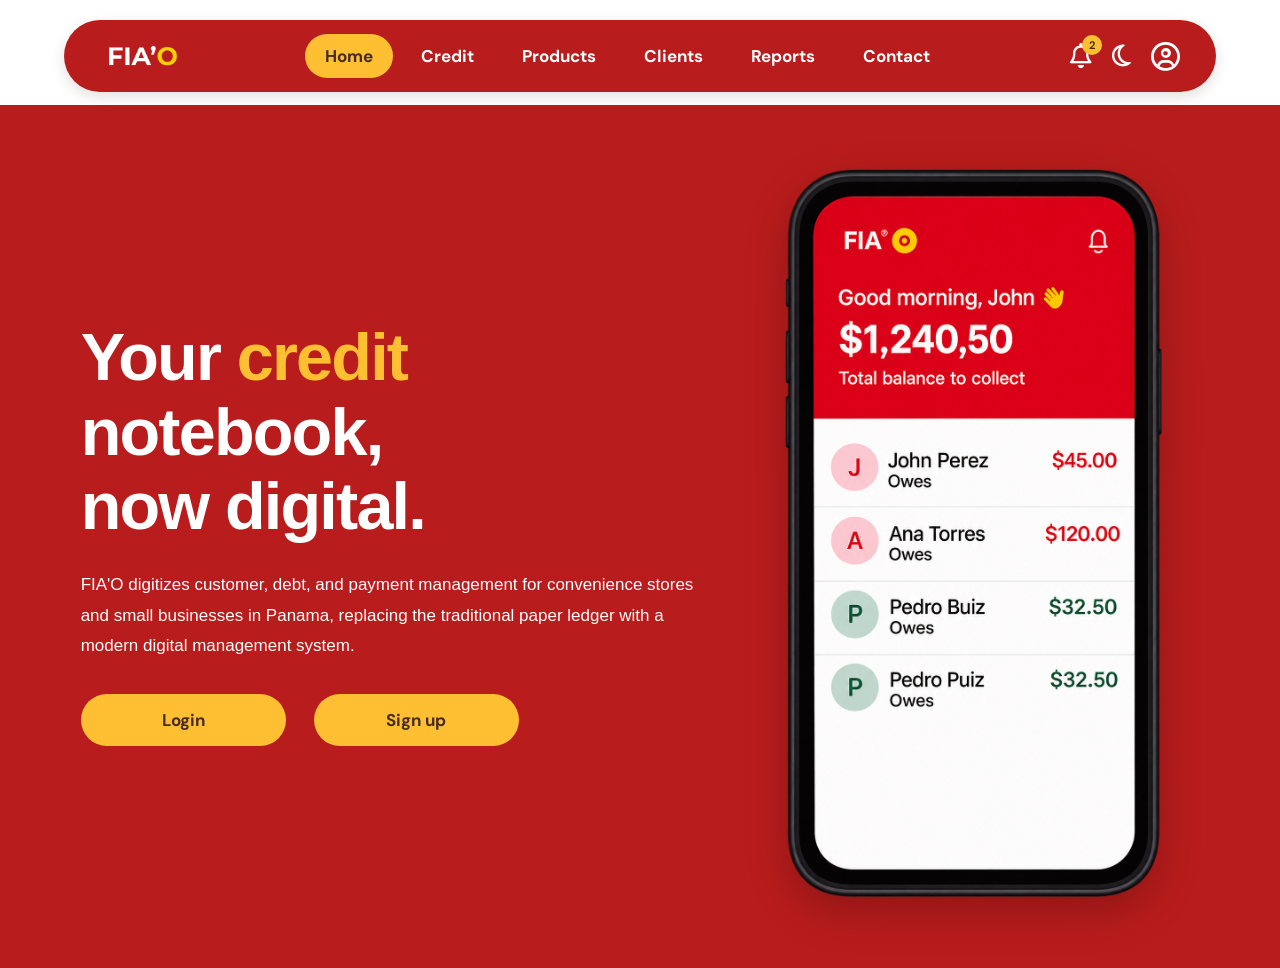
<file: index.html>
<!DOCTYPE html>
<html lang="en">
<head>
  <meta charset="UTF-8">
  <meta name="viewport" content="width=device-width, initial-scale=1.0">
  <title>FIA'O - Home</title>
  <!-- FontAwesome Icons -->
  <link rel="stylesheet" href="https://cdnjs.cloudflare.com/ajax/libs/font-awesome/6.4.0/css/all.min.css">
  <!-- CSS Stylesheet Global -->
  <link rel="stylesheet" href="asset/css/Style.css">
</head>
<body>
 
  <!-- Top Navigation Bar -->
  <header>
    <nav class="navbar">
      <!-- Left: Logo Image -->
      <div class="navbar-brand">
        <a href="index.html">
          <img src="asset/img/logof.png" alt="FIA'O Logo" class="navbar-logo">
        </a>
      </div>
 
      <!-- Center: Navigation Links -->
      <ul class="navbar-menu">
        <li><a href="index.html" class="nav-link active">Home</a></li>
        <li><a href="credit.html" class="nav-link">Credit</a></li>
        <li><a href="products.html" class="nav-link">Products</a></li>
        <li><a href="clients.html" class="nav-link">Clients</a></li>
        <li><a href="reports.html" class="nav-link">Reports</a></li>
        <li><a href="contact.html" class="nav-link">Contact</a></li>
      </ul>
 
      <!-- Right: Action Icons (Notifications, Dark/Light Mode, Profile) -->
      <div class="navbar-actions">
        <button class="icon-btn" id="notifications-btn" title="Notifications">
          <i class="fa-regular fa-bell"></i>
          <span class="notification-badge">2</span>
        </button>
        <button class="icon-btn" id="theme-toggle" title="Toggle Dark/Light Mode">
          <i class="fa-regular fa-moon"></i>
        </button>
        <a href="User.html" class="user-avatar-btn" title="User Profile">
          <i class="fa-regular fa-circle-user"></i>
        </a>
      </div>
    </nav>
  </header>
 
  <!-- Hero Section -->
  <main class="hero-container">
    <div class="hero-content">
      <h1 class="hero-title">
        Your <span class="highlight-yellow">credit</span><br>
        notebook,<br>
        now digital.
      </h1>
      <p class="hero-description">
        FIA'O digitizes customer, debt, and payment management for convenience stores and small businesses in Panama, replacing the traditional paper ledger with a modern digital management system.
      </p>
      <div class="hero-buttons">
        <a href="login.html" class="btn btn-yellow">Login</a>
        <a href="signup.html" class="btn btn-yellow">Sign up</a>
      </div>
    </div>
 
    <div class="hero-image-wrapper">
      <img src="asset/img/movil.png" alt="FIA'O App Screen" class="phone-mockup-img">
    </div>
  </main>
 
  <!-- Script File Global -->
  <script src="asset/js/index.js"></script>
</body>
</html>
</file>
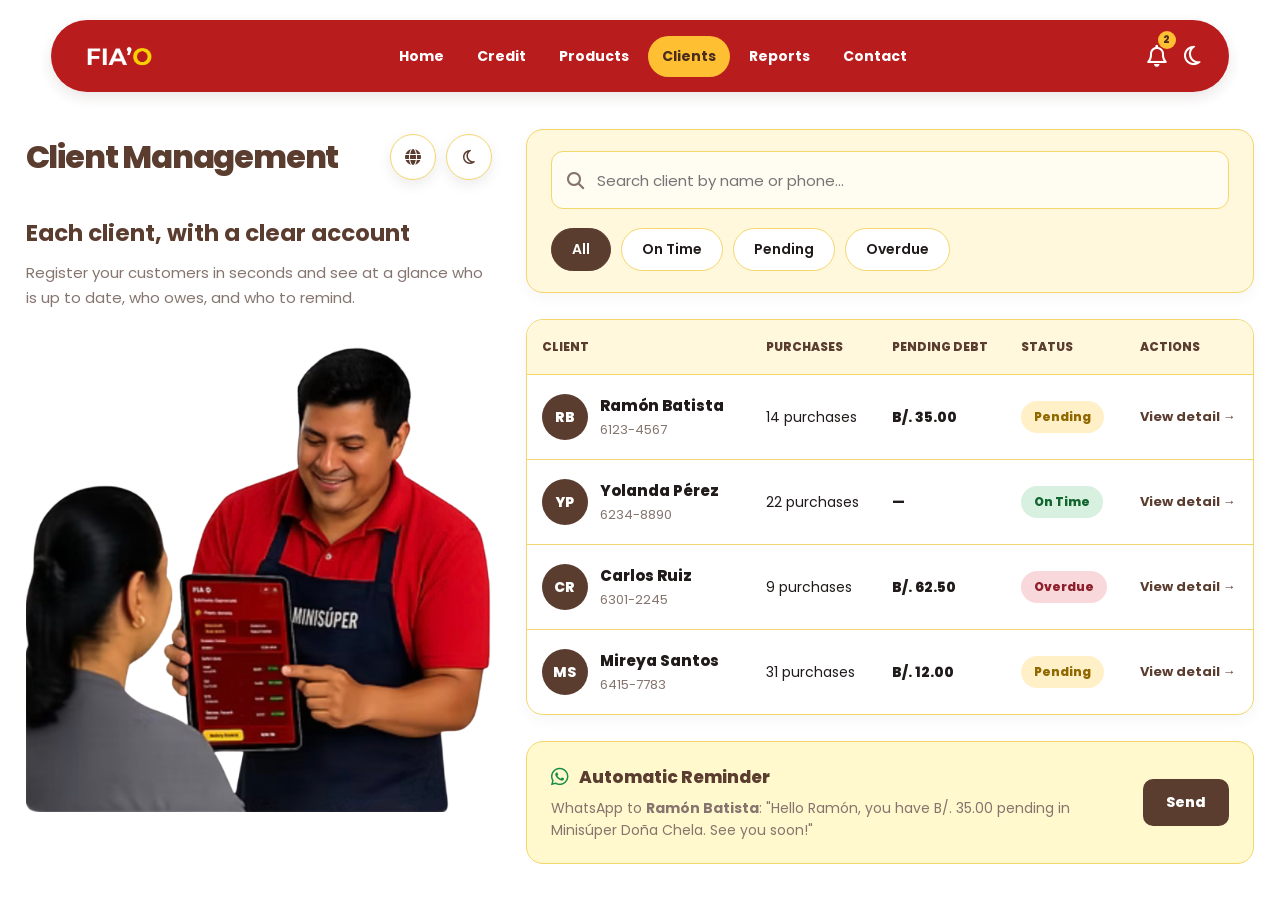
<file: clients.html>
<!DOCTYPE html>
<html lang="es">
	<head>
		<meta charset="UTF-8">
		<meta name="viewport" content="width=device-width, initial-scale=1.0">

		<title>FIA'O - Client Management</title>

		<link rel="preconnect" href="https://fonts.googleapis.com">
		<link rel="preconnect" href="https://fonts.gstatic.com" crossorigin>
		<link href="https://fonts.googleapis.com/css2?family=Poppins:wght@400;500;600;700;800&display=swap" rel="stylesheet">

		<link rel="stylesheet" href="https://cdnjs.cloudflare.com/ajax/libs/font-awesome/6.4.0/css/all.min.css">
		<link rel="stylesheet" href="./asset/css/clients.css">
	</head>

	<body>

		<!-- NAVIGATION BAR -->
		<header class="site-header">
			<nav class="navbar">

				<a href="index.html" class="navbar-brand">
					<img src="./asset/img/logof.png" alt="FIA'O Logo" class="navbar-logo">
				</a>

				<ul class="navbar-menu">
					<li><a href="index.html" class="nav-link">Home</a></li>
					<li><a href="credit.html" class="nav-link">Credit</a></li>
					<li><a href="product.html" class="nav-link">Products</a></li>
					<li><a href="clients.html" class="nav-link active">Clients</a></li>
					<li><a href="reports.html" class="nav-link">Reports</a></li>
					<li><a href="contact.html" class="nav-link">Contact</a></li>
				</ul>

				<div class="navbar-actions">
					<button class="nav-icon" id="notifications-btn" type="button" aria-label="Notifications">
						<i class="fa-regular fa-bell"></i>
						<span class="notification-badge">2</span>
					</button>

					<button class="nav-icon" id="theme-toggle" type="button" aria-label="Toggle dark mode">
						<i class="fa-regular fa-moon"></i>
					</button>
				</div>

			</nav>
		</header>

		<!-- MAIN CONTENT -->
		<main class="clients-main-container">

			<div class="clients-layout-grid">

				<!-- LEFT COLUMN -->
				<section class="left-hero-column">

					<div class="title-with-actions">
						<h1 class="page-title">Client Management</h1>

						<div class="top-action-icons">
							<button class="icon-circle-btn" id="language-btn" type="button" aria-label="Language">
								<i class="fa-solid fa-globe"></i>
							</button>

							<button class="icon-circle-btn" id="sub-theme-toggle" type="button" aria-label="Toggle theme">
								<i class="fa-regular fa-moon"></i>
							</button>
						</div>
					</div>

					<h2 class="page-subtitle">Each client, with a clear account</h2>

					<p class="page-description">
						Register your customers in seconds and see at a glance who is up to date,
						who owes, and who to remind.
					</p>

					<div class="hero-image-wrapper">
						<img
							src="./asset/img/hombre.png"
							alt="Shopkeeper assisting a customer"
							class="hero-senor-img"
						>
					</div>

				</section>

				<!-- RIGHT COLUMN -->
				<section class="right-content-column" aria-label="Client accounts">

					<!-- SEARCH AND FILTERS -->
					<div class="search-filter-card">

						<label class="search-input-box" for="client-search">
							<i class="fa-solid fa-magnifying-glass search-icon"></i>
							<input
								type="search"
								id="client-search"
								placeholder="Search client by name or phone..."
								autocomplete="off"
							>
						</label>

						<div class="filter-pills-row" aria-label="Filter clients">
							<button class="filter-pill active" type="button" data-filter="all">All</button>
							<button class="filter-pill" type="button" data-filter="ontime">On Time</button>
							<button class="filter-pill" type="button" data-filter="pending">Pending</button>
							<button class="filter-pill" type="button" data-filter="overdue">Overdue</button>
						</div>

					</div>

					<!-- CLIENT TABLE -->
					<div class="clients-table-card">

						<table class="clients-table">
							<thead>
								<tr>
									<th>Client</th>
									<th>Purchases</th>
									<th>Pending debt</th>
									<th>Status</th>
									<th>Actions</th>
								</tr>
							</thead>

							<tbody id="clients-table-body">

								<tr data-status="pending" data-name="ramón batista" data-phone="6123-4567" data-debt="35.00" data-purchases="14">
									<td>
										<div class="client-profile-cell">
											<span class="avatar-circle">RB</span>
											<div class="client-name-box">
												<h4>Ramón Batista</h4>
												<p>6123-4567</p>
											</div>
										</div>
									</td>
									<td class="purchases-text">14 purchases</td>
									<td class="debt-amount">B/. 35.00</td>
									<td><span class="status-badge pending">Pending</span></td>
									<td><button class="action-link detail-button" type="button">View detail →</button></td>
								</tr>

								<tr data-status="ontime" data-name="yolanda pérez" data-phone="6234-8890" data-debt="0.00" data-purchases="22">
									<td>
										<div class="client-profile-cell">
											<span class="avatar-circle">YP</span>
											<div class="client-name-box">
												<h4>Yolanda Pérez</h4>
												<p>6234-8890</p>
											</div>
										</div>
									</td>
									<td class="purchases-text">22 purchases</td>
									<td class="debt-amount">—</td>
									<td><span class="status-badge ontime">On Time</span></td>
									<td><button class="action-link detail-button" type="button">View detail →</button></td>
								</tr>

								<tr data-status="overdue" data-name="carlos ruiz" data-phone="6301-2245" data-debt="62.50" data-purchases="9">
									<td>
										<div class="client-profile-cell">
											<span class="avatar-circle">CR</span>
											<div class="client-name-box">
												<h4>Carlos Ruiz</h4>
												<p>6301-2245</p>
											</div>
										</div>
									</td>
									<td class="purchases-text">9 purchases</td>
									<td class="debt-amount">B/. 62.50</td>
									<td><span class="status-badge overdue">Overdue</span></td>
									<td><button class="action-link detail-button" type="button">View detail →</button></td>
								</tr>

								<tr data-status="pending" data-name="mireya santos" data-phone="6415-7783" data-debt="12.00" data-purchases="31">
									<td>
										<div class="client-profile-cell">
											<span class="avatar-circle">MS</span>
											<div class="client-name-box">
												<h4>Mireya Santos</h4>
												<p>6415-7783</p>
											</div>
										</div>
									</td>
									<td class="purchases-text">31 purchases</td>
									<td class="debt-amount">B/. 12.00</td>
									<td><span class="status-badge pending">Pending</span></td>
									<td><button class="action-link detail-button" type="button">View detail →</button></td>
								</tr>

							</tbody>
						</table>

						<p id="empty-state" class="empty-state" hidden>No clients match your search.</p>

					</div>

					<!-- WHATSAPP REMINDER -->
					<div class="whatsapp-reminder-card">

						<div class="reminder-text-info">
							<div class="reminder-header">
								<i class="fa-brands fa-whatsapp whatsapp-icon"></i>
								<h3>Automatic Reminder</h3>
							</div>

							<p id="whatsapp-message-preview">
								WhatsApp to <strong>Ramón Batista</strong>:
								"Hello Ramón, you have B/. 35.00 pending in Minisúper Doña Chela. See you soon!"
							</p>
						</div>

						<button class="btn-send-whatsapp" id="send-whatsapp-btn" type="button">
							Send
						</button>

					</div>

					<p class="feedback" id="feedback" role="status" aria-live="polite"></p>

				</section>

			</div>

		</main>

		<!-- CLIENT DETAILS DIALOG -->
		<dialog id="detail-dialog" class="detail-dialog">
			<button class="close-dialog" id="close-dialog" type="button" aria-label="Close">×</button>

			<p class="dialog-eyebrow">CLIENT ACCOUNT</p>
			<h2 id="detail-name">Client name</h2>
			<p id="detail-phone" class="dialog-muted"></p>

			<div class="detail-grid">
				<div>
					<span>Purchases</span>
					<strong id="detail-purchases"></strong>
				</div>
				<div>
					<span>Pending debt</span>
					<strong id="detail-debt"></strong>
				</div>
				<div>
					<span>Status</span>
					<strong id="detail-status"></strong>
				</div>
			</div>
		</dialog>

		<script src="./asset/js/clients.js"></script>
	</body>
</html>
</file>
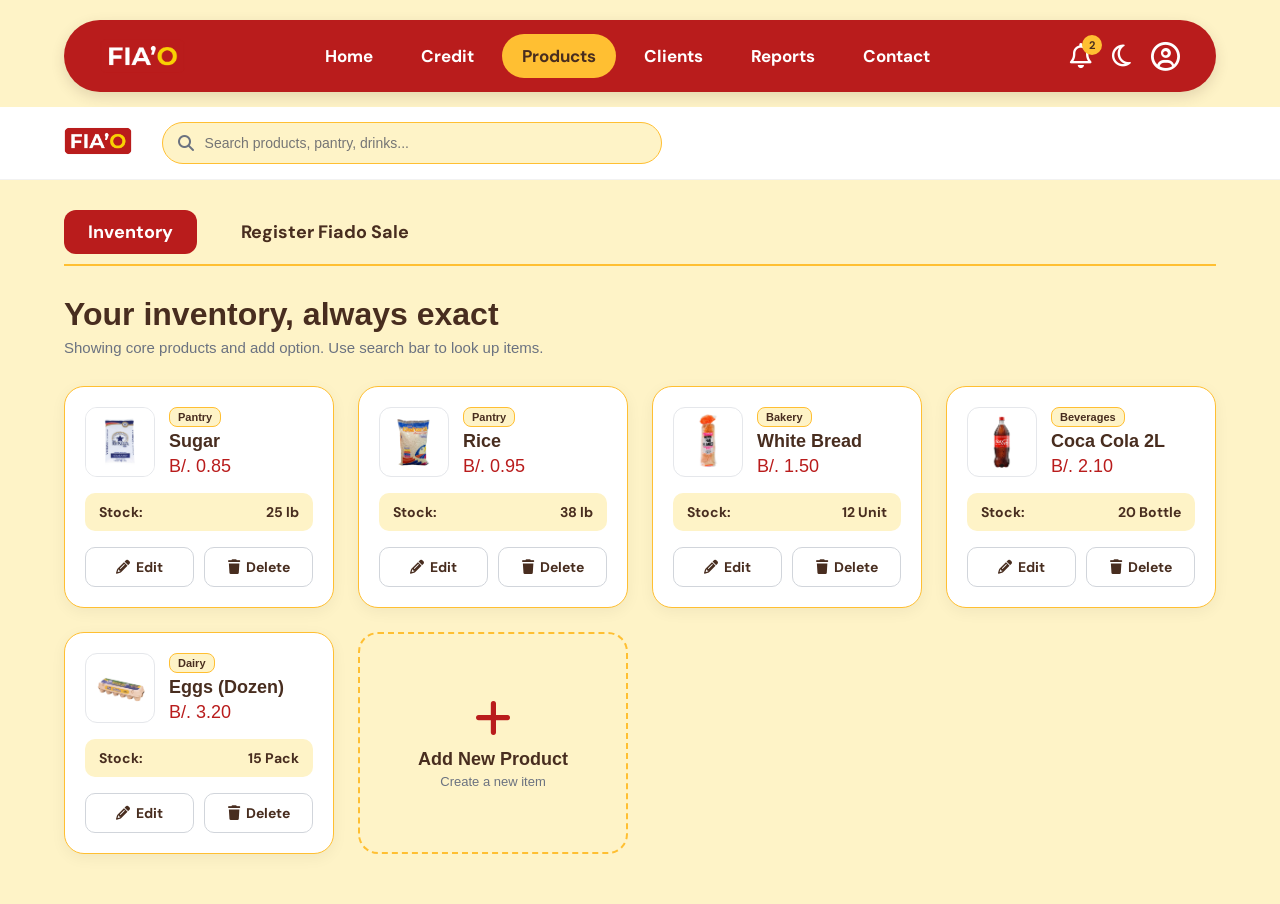
<file: product.html>
<!DOCTYPE html>
<html lang="en">
<head>
  <meta charset="UTF-8">
  <meta name="viewport" content="width=device-width, initial-scale=1.0">
  <title>FIA'O - Products & Inventory</title>
  <!-- FontAwesome Icons -->
  <link rel="stylesheet" href="https://cdnjs.cloudflare.com/ajax/libs/font-awesome/6.4.0/css/all.min.css">
  <!-- CSS Stylesheet para Products -->
  <link rel="stylesheet" href="asset/css/product.css">
</head>
<body>
 
  <!-- FIA'O NAVIGATION BAR -->
  <header>
    <nav class="navbar">
 
      <!-- Logo -->
      <div class="navbar-brand">
        <a href="index.html" class="navbar-logo-link">
          <img
            src="asset/img/logof.png"
            alt="FIA'O Logo"
            class="navbar-logo"
            >
        </a>
      </div>
 
      <!-- Navigation Links -->
      <ul class="navbar-menu">
        <li><a href="index.html" class="nav-link">Home</a></li>
        <li><a href="credit.html" class="nav-link">Credit</a></li>
        <li><a href="products.html" class="nav-link active">Products</a></li>
        <li><a href="clients.html" class="nav-link">Clients</a></li>
        <li><a href="reports.html" class="nav-link">Reports</a></li>
        <li><a href="contact.html" class="nav-link">Contact</a></li>
      </ul>
 
      <!-- Action Icons -->
      <div class="navbar-actions">
 
        <button
          class="icon-btn"
          id="notifications-btn"
          title="Notifications"
          type="button"
        >
          <i class="fa-regular fa-bell"></i>
          <span class="notification-badge">2</span>
        </button>
 
        <button
          class="icon-btn"
          id="theme-toggle"
          title="Toggle Dark/Light Mode"
          type="button"
        >
          <i class="fa-regular fa-moon"></i>
        </button>
 
        <a
          href="User.html"
          class="user-avatar-btn"
          title="User Profile"
        >
          <i class="fa-regular fa-circle-user"></i>
        </a>
 
      </div>
    </nav>
  </header>
 
  <!-- Sub-header with Logo and Search Bar -->
  <section class="sub-header-bar">
    <div class="sub-header-container">
      <div class="brand-sub">
        <img src="asset/img/logof.png" alt="FIA'O Logo" class="sub-logo">
      </div>
      <div class="search-bar-wrapper">
        <i class="fa-solid fa-magnifying-glass search-icon"></i>
        <input type="text" id="search-input" placeholder="Search products, pantry, drinks...">
      </div>
    </div>
  </section>
 
  <!-- Main Container -->
  <main class="products-main-container">
 
    <!-- Tab Navigation Bar -->
    <div class="tabs-nav">
      <button class="tab-btn active" id="tab-inventory-btn" data-tab="inventory">Inventory</button>
      <button class="tab-btn" id="tab-fiado-btn" data-tab="fiado">Register Fiado Sale</button>
    </div>
 
    <!-- TAB 1: INVENTORY CONTENT -->
    <section id="inventory-tab" class="tab-content active">
      <div class="section-title-wrapper">
        <h1 class="section-title">Your inventory, always exact</h1>
        <p class="section-subtitle">Showing core products and add option. Use search bar to look up items.</p>
      </div>
 
      <div class="products-grid" id="products-grid">
        <!-- Products will be generated dynamically by JS -->
      </div>
    </section>
 
    <!-- TAB 2: REGISTER FIADO SALE CONTENT -->
    <section id="fiado-tab" class="tab-content">
      <div class="section-title-wrapper">
        <h1 class="section-title">Register Fiado Sale</h1>
        <p class="section-subtitle">Assign credit sales to a client in less than a minute.</p>
      </div>
 
      <div class="fiado-form-card">
        <form id="fiado-sale-form">
          <div class="form-row-client">
            <div class="form-group flex-1">
              <label class="form-label">Client</label>
              <select id="fiado-client" class="custom-select" required>
                <option value="Ramón Batista">Ramón Batista</option>
                <option value="Carlos Gómez">Carlos Gómez</option>
                <option value="Ana Martínez">Ana Martínez</option>
                <option value="Yolanda Pérez">Yolanda Pérez</option>
              </select>
            </div>
            <button type="button" class="btn btn-dark-add" id="add-client-btn">+ New Client</button>
          </div>
 
          <div class="form-row">
            <div class="form-group flex-2">
              <label class="form-label">Product</label>
              <select id="fiado-product" class="custom-select" required>
                <!-- Generated by JS -->
              </select>
            </div>
            <div class="form-group flex-1">
              <label class="form-label">Quantity</label>
              <input type="number" id="fiado-quantity" class="custom-input" value="1" min="1" required>
            </div>
          </div>
 
          <div class="form-group">
            <label class="form-label">Date</label>
            <input type="date" id="fiado-date" class="custom-input" required>
          </div>
 
          <div class="total-box">
            <span>TOTAL OF THE FIADO</span>
            <span class="total-amount" id="fiado-total-display">B/. 0.00</span>
          </div>
 
          <button type="submit" class="btn btn-red-submit">Register fiado</button>
        </form>
      </div>
 
      <!-- Recent Fiado Sales Section -->
      <div class="recent-sales-card">
        <h3 class="recent-sales-title">Recent fiado sales</h3>
        <div id="recent-sales-list" class="recent-sales-list">
          <div class="recent-sale-item">
            <span><strong>Yolanda Pérez</strong> - White Bread (x2)</span>
            <div class="sale-actions">
              <span class="sale-price">B/. 3.00</span>
              <button class="delete-sale-btn" title="Delete Sale"><i class="fa-solid fa-trash"></i></button>
            </div>
          </div>
        </div>
      </div>
    </section>
 
  </main>
 
  <!-- MODAL: ADD / EDIT PRODUCT -->
  <div class="modal-overlay" id="product-modal">
    <div class="modal-card">
      <button class="close-modal-btn" id="close-modal">&times;</button>
      <h2 class="modal-title" id="modal-title-text">Add New Product</h2>
 
      <form id="product-form">
        <div class="upload-photo-box" id="upload-box">
          <i class="fa-solid fa-camera camera-icon"></i>
          <span id="upload-label">Click to upload photo from files</span>
          <input type="file" id="product-file-input" accept="image/*" class="file-input-hidden">
        </div>
 
        <div class="form-group">
          <label class="form-label"><i class="fa-solid fa-link"></i> Or paste image link (URL)</label>
          <input type="text" id="product-image-url" class="custom-input" placeholder="https://example.com/image.jpg">
        </div>
 
        <div class="form-group">
          <label class="form-label">📝 Product Name *</label>
          <input type="text" id="product-name" class="custom-input" placeholder="e.g. Rice (1 lb)" required>
        </div>
 
        <div class="form-row">
          <div class="form-group flex-1">
            <label class="form-label">🏷️ Category *</label>
            <select id="product-category" class="custom-select" required>
              <option value="Pantry">Pantry</option>
              <option value="Bakery">Bakery</option>
              <option value="Beverages">Beverages</option>
              <option value="Dairy">Dairy</option>
              <option value="Snacks">Snacks</option>
            </select>
          </div>
          <div class="form-group flex-1">
            <label class="form-label">📦 Unit *</label>
            <select id="product-unit" class="custom-select" required>
              <option value="Pound (lb)">Pound (lb)</option>
              <option value="Unit">Unit</option>
              <option value="Bottle">Bottle</option>
              <option value="Pack">Pack</option>
            </select>
          </div>
        </div>
 
        <div class="form-row">
          <div class="form-group flex-1">
            <label class="form-label">💵 Selling Price (B/.) *</label>
            <input type="number" step="0.01" id="product-price" class="custom-input" placeholder="0.95" required>
          </div>
          <div class="form-group flex-1">
            <label class="form-label">🧮 Stock (Quantity) *</label>
            <input type="number" id="product-stock" class="custom-input" placeholder="50" required>
          </div>
        </div>
 
        <div class="modal-buttons">
          <button type="button" class="btn btn-cancel" id="cancel-modal-btn">Cancel</button>
          <button type="submit" class="btn btn-save">Save Product</button>
        </div>
      </form>
    </div>
  </div>
 
  <!-- Script File para Products -->
  <script src="asset/js/product.js"></script>
</body>
</html>
</file>
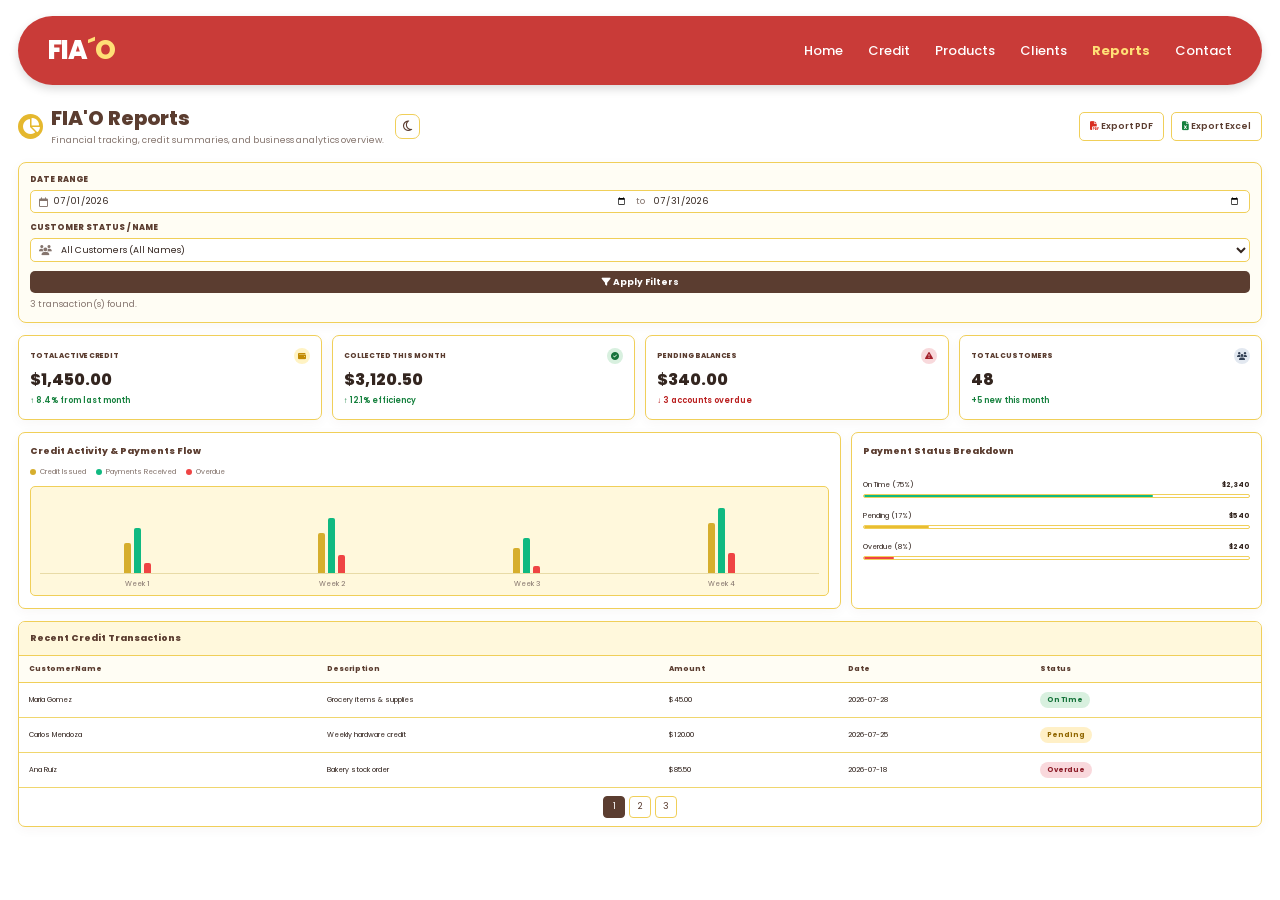
<file: reports.html>
<!DOCTYPE html>
<html lang="es">
	<head>
		<meta charset="UTF-8">
		<meta name="viewport" content="width=device-width, initial-scale=1.0">

		<title>FIA'O Reports</title>

		<link rel="preconnect" href="https://fonts.googleapis.com">
		<link rel="preconnect" href="https://fonts.gstatic.com" crossorigin>
		<link href="https://fonts.googleapis.com/css2?family=Poppins:wght@400;500;600;700;800&display=swap" rel="stylesheet">
		<link rel="stylesheet" href="https://cdnjs.cloudflare.com/ajax/libs/font-awesome/6.4.0/css/all.min.css">

		<link rel="stylesheet" href="./asset/css/reports.css">
	</head>

	<body>

		<!-- BARRA DE NAVEGACIÓN -->
		<header class="navbar">
			<div class="logo">
				FIA<span class="yellow-text">´O</span>
			</div>

			<nav class="nav-links">
				<a href="index.html">Home</a>
				<a href="credit.html">Credit</a>
				<a href="product.html">Products</a>
				<a href="clients.html">Clients</a>
				<a href="reports.html" class="active">Reports</a>
				<a href="#contact">Contact</a>
			</nav>
		</header>

		<!-- ENCABEZADO DE REPORTES -->
		<header class="reports-header">
			<div class="brand-area">
				<div class="brand-icon">
					<i class="fa-solid fa-chart-pie"></i>
				</div>

				<div>
					<h1>FIA'O Reports</h1>
					<p>Financial tracking, credit summaries, and business analytics overview.</p>
				</div>

				<button class="icon-btn" id="theme-toggle" type="button" aria-label="Change theme">
					<i class="fa-regular fa-moon"></i>
				</button>
			</div>

			<div class="export-actions">
				<button class="export-btn" id="export-pdf" type="button">
					<i class="fa-solid fa-file-pdf"></i>
					Export PDF
				</button>

				<button class="export-btn" id="export-excel" type="button">
					<i class="fa-solid fa-file-excel"></i>
					Export Excel
				</button>
			</div>
		</header>

		<main class="reports-container">

			<!-- FILTROS -->
			<section class="filter-card">

				<div class="filter-group">
					<label for="start-date">DATE RANGE</label>

					<div class="date-range">
						<div class="date-input">
							<i class="fa-regular fa-calendar"></i>
							<input type="date" id="start-date" value="2026-07-01">
						</div>

						<span>to</span>

						<div class="date-input">
							<input type="date" id="end-date" value="2026-07-31">
						</div>
					</div>
				</div>

				<div class="filter-group">
					<label for="customer-filter">CUSTOMER STATUS / NAME</label>

					<div class="select-wrapper">
						<i class="fa-solid fa-users"></i>

						<select id="customer-filter">
							<option value="all">All Customers (All Names)</option>
							<option value="ontime">On Time</option>
							<option value="pending">Pending</option>
							<option value="overdue">Overdue</option>
							<option value="Maria Gomez">Maria Gomez</option>
							<option value="Carlos Mendoza">Carlos Mendoza</option>
							<option value="Ana Ruiz">Ana Ruiz</option>
						</select>
					</div>
				</div>

				<button class="apply-btn" id="apply-filters" type="button">
					<i class="fa-solid fa-filter"></i>
					Apply Filters
				</button>

				<p class="filter-message" id="filter-message" role="status"></p>
			</section>

			<!-- TARJETAS DE RESUMEN -->
			<section class="summary-grid">

				<article class="summary-card">
					<div class="summary-heading">
						<span>TOTAL ACTIVE CREDIT</span>
						<span class="summary-icon gold">
							<i class="fa-solid fa-wallet"></i>
						</span>
					</div>
					<h2 id="active-credit">$1,450.00</h2>
					<p class="positive">↑ 8.4% from last month</p>
				</article>

				<article class="summary-card">
					<div class="summary-heading">
						<span>COLLECTED THIS MONTH</span>
						<span class="summary-icon green">
							<i class="fa-solid fa-circle-check"></i>
						</span>
					</div>
					<h2 id="collected-total">$3,120.50</h2>
					<p class="positive">↑ 12.1% efficiency</p>
				</article>

				<article class="summary-card">
					<div class="summary-heading">
						<span>PENDING BALANCES</span>
						<span class="summary-icon red">
							<i class="fa-solid fa-triangle-exclamation"></i>
						</span>
					</div>
					<h2 id="pending-total">$340.00</h2>
					<p class="negative">↓ 3 accounts overdue</p>
				</article>

				<article class="summary-card">
					<div class="summary-heading">
						<span>TOTAL CUSTOMERS</span>
						<span class="summary-icon blue">
							<i class="fa-solid fa-users"></i>
						</span>
					</div>
					<h2 id="customer-total">48</h2>
					<p class="positive">+5 new this month</p>
				</article>

			</section>

			<!-- GRÁFICOS -->
			<section class="charts-grid">

				<article class="chart-card activity-card">
					<h3>Credit Activity &amp; Payments Flow</h3>

					<div class="chart-legend">
						<span><i class="legend-dot issued"></i> Credit Issued</span>
						<span><i class="legend-dot received"></i> Payments Received</span>
						<span><i class="legend-dot overdue-dot"></i> Overdue</span>
					</div>

					<div class="bar-chart">
						<div class="chart-week">
							<div class="bars">
								<span class="bar issued-bar" style="height: 30px"></span>
								<span class="bar received-bar" style="height: 45px"></span>
								<span class="bar overdue-bar" style="height: 10px"></span>
							</div>
							<span class="week-label">Week 1</span>
						</div>

						<div class="chart-week">
							<div class="bars">
								<span class="bar issued-bar" style="height: 40px"></span>
								<span class="bar received-bar" style="height: 55px"></span>
								<span class="bar overdue-bar" style="height: 18px"></span>
							</div>
							<span class="week-label">Week 2</span>
						</div>

						<div class="chart-week">
							<div class="bars">
								<span class="bar issued-bar" style="height: 25px"></span>
								<span class="bar received-bar" style="height: 35px"></span>
								<span class="bar overdue-bar" style="height: 7px"></span>
							</div>
							<span class="week-label">Week 3</span>
						</div>

						<div class="chart-week">
							<div class="bars">
								<span class="bar issued-bar" style="height: 50px"></span>
								<span class="bar received-bar" style="height: 65px"></span>
								<span class="bar overdue-bar" style="height: 20px"></span>
							</div>
							<span class="week-label">Week 4</span>
						</div>
					</div>
				</article>

				<article class="chart-card status-card">
					<h3>Payment Status Breakdown</h3>

					<div class="status-row">
						<div class="status-label">
							<span>On Time (75%)</span>
							<strong>$2,340</strong>
						</div>
						<div class="progress-track">
							<span class="progress-fill ontime-fill" style="width: 75%"></span>
						</div>
					</div>

					<div class="status-row">
						<div class="status-label">
							<span>Pending (17%)</span>
							<strong>$540</strong>
						</div>
						<div class="progress-track">
							<span class="progress-fill pending-fill" style="width: 17%"></span>
						</div>
					</div>

					<div class="status-row">
						<div class="status-label">
							<span>Overdue (8%)</span>
							<strong>$240</strong>
						</div>
						<div class="progress-track">
							<span class="progress-fill overdue-fill" style="width: 8%"></span>
						</div>
					</div>
				</article>

			</section>

			<!-- TABLA DE TRANSACCIONES -->
			<section class="transactions-card">
				<div class="table-heading">
					<h3>Recent Credit Transactions</h3>
				</div>

				<div class="table-scroll">
					<table class="transactions-table">
						<thead>
							<tr>
								<th>Customer Name</th>
								<th>Description</th>
								<th>Amount</th>
								<th>Date</th>
								<th>Status</th>
							</tr>
						</thead>

						<tbody id="transactions-body">
							<tr data-customer="Maria Gomez" data-status="ontime" data-date="2026-07-28">
								<td>Maria Gomez</td>
								<td>Grocery items &amp; supplies</td>
								<td>$45.00</td>
								<td>2026-07-28</td>
								<td><span class="table-status ontime">On Time</span></td>
							</tr>

							<tr data-customer="Carlos Mendoza" data-status="pending" data-date="2026-07-25">
								<td>Carlos Mendoza</td>
								<td>Weekly hardware credit</td>
								<td>$120.00</td>
								<td>2026-07-25</td>
								<td><span class="table-status pending">Pending</span></td>
							</tr>

							<tr data-customer="Ana Ruiz" data-status="overdue" data-date="2026-07-18">
								<td>Ana Ruiz</td>
								<td>Bakery stock order</td>
								<td>$85.50</td>
								<td>2026-07-18</td>
								<td><span class="table-status overdue">Overdue</span></td>
							</tr>
						</tbody>
					</table>
				</div>

				<p id="no-transactions" class="empty-message" hidden>
					No transactions match the selected filters.
				</p>

				<div class="pagination" id="pagination">
					<button class="page-btn active" type="button" data-page="1">1</button>
					<button class="page-btn" type="button" data-page="2">2</button>
					<button class="page-btn" type="button" data-page="3">3</button>
				</div>
			</section>

			<p class="page-message" id="page-message" role="status"></p>

		</main>

		<script src="./asset/js/reports.js"></script>
	</body>
</html>
</file>
<file: asset/css/Style.css>
/* =========================================
   FIA'O - HOME PAGE
   Colors and typography
========================================= */
 
@import url('https://fonts.googleapis.com/css2?family=DM+Sans:wght@400;500;600;700&display=swap');
 
@font-face {
    font-family: 'Gotham';
    src: url('https://fonts.cdnfonts.com/s/14955/GothamBold.woff') format('woff');
    font-weight: 700 900;
    font-style: normal;
}
 
@font-face {
    font-family: 'Garet';
    src: url('https://fonts.cdnfonts.com/s/72224/Garet-Book.woff') format('woff');
    font-weight: 400;
    font-style: normal;
}
 
:root {
    --color-red: #B91C1C;
    --color-yellow: #FFBF32;
    --color-cream: #FEF3C7;
    --color-brown: #482D1F;
 
    --font-title: 'Gotham', Arial, sans-serif;
    --font-subtitle: 'DM Sans', Arial, sans-serif;
    --font-body: 'Garet', Arial, sans-serif;
 
    --page-background: #FFFFFF;
    --hero-background: var(--color-red);
    --text-color: var(--color-brown);
}
 
/* =========================================
   RESET AND GENERAL
========================================= */
 
* {
    margin: 0;
    padding: 0;
    box-sizing: border-box;
}
 
html {
    scroll-behavior: smooth;
    width: 100%;
    min-height: 100%;
}
 
body {
    width: 100%;
    min-height: 100vh;
    overflow-x: hidden;
 
    font-family: var(--font-body);
    background-color: var(--page-background);
    color: var(--text-color);
 
    transition: background-color 0.25s ease,
                color 0.25s ease;
}
 
/* =========================================
   NAVIGATION BAR
========================================= */
 
header {
    width: 100%;
    padding: 20px 0 0;
    background-color: var(--page-background);
 
    transition: background-color 0.25s ease;
}
 
.navbar {
    width: 90%;
    max-width: 1600px;
    min-height: 72px;
 
    margin: 0 auto;
    padding: 9px 36px;
 
    display: flex;
    align-items: center;
    justify-content: space-between;
    gap: 24px;
 
    background-color: var(--color-red);
    border-radius: 45px;
 
    box-shadow: 0 5px 14px rgba(72, 45, 31, 0.15);
}
 
.navbar-brand {
    flex-shrink: 0;
}
 
.navbar-brand a {
    display: flex;
    align-items: center;
}
 
.navbar-logo {
    display: block;
    height: 48px;
    width: auto;
    max-width: 190px;
    object-fit: contain;
}
 
/* NAVIGATION LINKS */
 
.navbar-menu {
    display: flex;
    align-items: center;
    justify-content: center;
 
    flex: 1;
    gap: 8px;
 
    list-style: none;
    margin: 0;
    padding: 0;
}
 
.navbar-menu li {
    list-style: none;
}
 
.navbar-menu .nav-link {
    display: inline-flex;
    align-items: center;
    justify-content: center;
 
    padding: 11px 20px;
 
    color: #FFFFFF;
    font-family: var(--font-subtitle);
    font-size: 17px;
    font-weight: 700;
 
    text-decoration: none;
    white-space: nowrap;
    border-radius: 30px;
 
    transition: background-color 0.2s ease,
                color 0.2s ease,
                transform 0.2s ease;
}
 
.navbar-menu .nav-link:hover {
    background-color: rgba(255, 255, 255, 0.13);
}
 
.navbar-menu .nav-link.active {
    background-color: var(--color-yellow);
    color: var(--color-brown);
}
 
/* RIGHT-SIDE ICONS */
 
.navbar-actions {
    display: flex;
    align-items: center;
    justify-content: center;
    gap: 20px;
    flex-shrink: 0;
}
 
.icon-btn {
    position: relative;
 
    display: flex;
    align-items: center;
    justify-content: center;
 
    padding: 0;
    background: transparent;
    border: none;
 
    color: #FFFFFF;
    font-size: 25px;
    cursor: pointer;
 
    transition: transform 0.2s ease;
}
 
.icon-btn:hover,
.user-avatar-btn:hover {
    transform: scale(1.08);
}
 
.notification-badge {
    position: absolute;
    top: -9px;
    right: -10px;
 
    display: flex;
    align-items: center;
    justify-content: center;
 
    width: 20px;
    height: 20px;
 
    background-color: var(--color-yellow);
    color: var(--color-brown);
 
    border-radius: 50%;
    font-family: var(--font-subtitle);
    font-size: 11px;
    font-weight: 700;
}
 
.user-avatar-btn {
    display: flex;
    align-items: center;
    justify-content: center;
 
    color: #FFFFFF;
    font-size: 29px;
    text-decoration: none;
 
    transition: transform 0.2s ease;
}
 
/* =========================================
   HOME HERO SECTION
========================================= */
 
.hero-container {
    width: 100%;
    max-width: none;
    min-height: 710px;
 
    /* Space between navigation and red section */
    margin: 13px 0 0;
 
    /* Content spacing */
    padding: 48px 6.3% 55px;
 
    display: flex;
    align-items: center;
    justify-content: space-between;
    gap: 45px;
 
    background-color: var(--hero-background);
 
    overflow: hidden;
 
    transition: background-color 0.25s ease;
}
 
.hero-content {
    flex: 1 1 58%;
    min-width: 0;
    max-width: 800px;
}
 
/* MAIN TITLE */
 
.hero-title {
    margin: 0 0 26px;
 
    color: #FFFFFF;
    font-family: var(--font-title);
    font-size: clamp(48px, 5.2vw, 86px);
    font-weight: 900;
    line-height: 1.12;
    letter-spacing: -1.8px;
}
 
.highlight-yellow {
    color: var(--color-yellow);
}
 
/* DESCRIPTION */
 
.hero-description {
    max-width: 700px;
    margin: 0 0 32px;
 
    color: #FFFFFF;
    font-family: var(--font-body);
    font-size: 17px;
    font-weight: 400;
    line-height: 1.8;
}
 
/* =========================================
   LOGIN AND SIGN UP BUTTONS
========================================= */
 
.hero-buttons {
    display: flex;
    align-items: center;
    flex-wrap: wrap;
    gap: 28px;
}
 
.hero-buttons .btn {
    display: inline-flex;
    align-items: center;
    justify-content: center;
 
    width: 205px;
    height: 52px;
    padding: 0 20px;
 
    border: none;
    border-radius: 35px;
 
    font-family: var(--font-subtitle);
    font-size: 17px;
    font-weight: 700;
    text-decoration: none;
    white-space: nowrap;
 
    cursor: pointer;
 
    transition: transform 0.2s ease,
                background-color 0.2s ease;
}
 
.hero-buttons .btn-yellow {
    background-color: var(--color-yellow);
    color: var(--color-brown);
}
 
.hero-buttons .btn-yellow:hover {
    background-color: var(--color-cream);
    transform: translateY(-2px);
}
 
/* =========================================
   PHONE MOCKUP
========================================= */
 
.hero-image-wrapper {
    flex: 0 1 42%;
    min-width: 0;
 
    display: flex;
    align-items: center;
    justify-content: center;
}
 
.phone-mockup-img {
    display: block;
 
    width: 108%;
    max-width: 510px;
    max-height: 760px;
    height: auto;
 
    object-fit: contain;
 
    filter: drop-shadow(0 15px 20px rgba(0, 0, 0, 0.22));
}
 
/* =========================================
   DARK MODE
   Activated by body.dark-mode
========================================= */
 
body.dark-mode {
    --page-background: #181818;
    --hero-background: #181818;
    --text-color: #FEF3C7;
 
    background-color: var(--page-background);
    color: var(--text-color);
}
 
body.dark-mode header {
    background-color: var(--page-background);
}
 
body.dark-mode .hero-container {
    background-color: var(--hero-background);
}
 
body.dark-mode .navbar {
    background-color: #242424;
    border: 1px solid #E87500;
    box-shadow: none;
}
 
body.dark-mode .navbar-menu .nav-link {
    color: #FEF3C7;
}
 
body.dark-mode .navbar-menu .nav-link.active {
    background-color: #FFBF32;
    color: #482D1F;
}
 
body.dark-mode .hero-title,
body.dark-mode .hero-description {
    color: #FFFFFF;
}
 
body.dark-mode .highlight-yellow {
    color: #FFBF32;
}
 
body.dark-mode .hero-buttons .btn-yellow {
    background-color: #FFBF32;
    color: #482D1F;
}
 
body.dark-mode .hero-buttons .btn-yellow:hover {
    background-color: #FEF3C7;
}
 
/* =========================================
   RESPONSIVE: SMALL LAPTOPS
========================================= */
 
@media (max-width: 1200px) {
    .navbar {
        width: 94%;
        gap: 14px;
        padding: 9px 22px;
    }
 
    .navbar-logo {
        height: 43px;
    }
 
    .navbar-menu {
        gap: 2px;
    }
 
    .navbar-menu .nav-link {
        padding: 10px 12px;
        font-size: 15px;
    }
 
    .navbar-actions {
        gap: 15px;
    }
 
    .hero-container {
        gap: 30px;
        padding-left: 5%;
        padding-right: 5%;
    }
 
    .hero-title {
        font-size: clamp(46px, 5vw, 68px);
    }
 
    .phone-mockup-img {
        width: 110%;
        max-width: 470px;
    }
}
 
/* =========================================
   RESPONSIVE: TABLETS
========================================= */
 
@media (max-width: 900px) {
    header {
        padding: 15px 0 0;
    }
 
    .navbar {
        width: 94%;
        min-height: 70px;
        flex-wrap: wrap;
        justify-content: center;
        border-radius: 30px;
        padding: 14px 20px;
    }
 
    .navbar-menu {
        order: 3;
        flex-basis: 100%;
        flex-wrap: wrap;
    }
 
    .hero-container {
        min-height: auto;
        flex-direction: column;
        text-align: center;
 
        padding: 50px 7%;
        gap: 35px;
    }
 
    .hero-content {
        flex-basis: auto;
        width: 100%;
        max-width: 800px;
    }
 
    .hero-title {
        font-size: clamp(43px, 7vw, 65px);
    }
 
    .hero-description {
        margin-left: auto;
        margin-right: auto;
    }
 
    .hero-buttons {
        justify-content: center;
    }
 
    .hero-image-wrapper {
        width: 100%;
        flex-basis: auto;
    }
 
    .phone-mockup-img {
        width: 100%;
        max-width: 410px;
        max-height: 620px;
    }
}
 
/* =========================================
   RESPONSIVE: MOBILE
========================================= */
 
@media (max-width: 600px) {
    header {
        padding-top: 12px;
    }
 
    .navbar {
        width: 94%;
        padding: 14px 12px;
        gap: 14px;
    }
 
    .navbar-logo {
        height: 37px;
    }
 
    .navbar-menu {
        gap: 4px;
    }
 
    .navbar-menu .nav-link {
        padding: 8px 10px;
        font-size: 12px;
    }
 
    .navbar-actions {
        gap: 16px;
    }
 
    .icon-btn {
        font-size: 21px;
    }
 
    .user-avatar-btn {
        font-size: 24px;
    }
 
    .hero-container {
        width: 100%;
        margin-top: 10px;
        padding: 40px 20px;
        gap: 32px;
    }
 
    .hero-title {
        font-size: 40px;
        letter-spacing: -1px;
        line-height: 1.13;
    }
 
    .hero-description {
        font-size: 15px;
        line-height: 1.7;
    }
 
    .hero-buttons {
        justify-content: center;
        gap: 12px;
    }
 
    .hero-buttons .btn {
        width: 145px;
        height: 46px;
        font-size: 14px;
    }
 
    .phone-mockup-img {
        width: 100%;
        max-width: 330px;
        max-height: 510px;
    }
}
</file>
<file: asset/css/clients.css>
@import url('https://fonts.googleapis.com/css2?family=Poppins:wght@400;500;600;700;800&display=swap');

/* ========================================
   VARIABLES GENERALES
======================================== */

:root {
	--cream: #fff8dc;
	--white: #ffffff;
	--brown: #5b3d30;
	--text: #201b1a;
	--muted: #85756e;
	--gold: #f4d66d;
	--line: #f0d66e;
	--green-bg: #d7f0df;
	--green-text: #11652f;
	--yellow-bg: #fff0c7;
	--yellow-text: #916700;
	--red-bg: #f9d8dc;
	--red-text: #8e1e2a;
}

* {
	box-sizing: border-box;
	margin: 0;
	padding: 0;
}

body {
	min-height: 100vh;
	background: var(--white);
	color: var(--text);
	font-family: 'Poppins', sans-serif;
	transition: background 0.25s ease, color 0.25s ease;
}

button,
input {
	font: inherit;
}

button {
	cursor: pointer;
}

[hidden] {
	display: none !important;
}

/* ========================================
   NAVEGACIÓN
======================================== */

.site-header {
	width: 100%;
	padding: 20px 0 12px;
	background: var(--white);
}

.navbar {
	width: 92%;
	max-width: 1600px;
	min-height: 72px;
	margin: 0 auto;
	padding: 12px 28px;
	display: flex;
	align-items: center;
	justify-content: space-between;
	gap: 20px;
	background: #b91c1c;
	border-radius: 40px;
	box-shadow: 0 5px 14px rgba(72, 45, 31, 0.12);
}

.navbar-brand {
	display: flex;
	align-items: center;
	flex-shrink: 0;
}

.navbar-logo {
	display: block;
	width: auto;
	max-width: 150px;
	height: 45px;
	object-fit: contain;
}

.navbar-menu {
	display: flex;
	align-items: center;
	justify-content: center;
	flex-wrap: wrap;
	gap: 5px;
	list-style: none;
}

.navbar-menu a {
	display: inline-block;
	padding: 10px 14px;
	border-radius: 25px;
	color: #ffffff;
	font-size: 14px;
	font-weight: 700;
	text-decoration: none;
	transition: background 0.2s ease, color 0.2s ease;
}

.navbar-menu a:hover {
	background: rgba(255, 255, 255, 0.15);
}

.navbar-menu a.active {
	background: #ffbf32;
	color: #482d1f;
}

.navbar-actions {
	display: flex;
	align-items: center;
	gap: 18px;
}

.nav-icon {
	position: relative;
	border: none;
	background: transparent;
	color: #ffffff;
	font-size: 22px;
}

.notification-badge {
	position: absolute;
	top: -9px;
	right: -10px;
	display: flex;
	align-items: center;
	justify-content: center;
	width: 18px;
	height: 18px;
	border-radius: 50%;
	background: #ffbf32;
	color: #482d1f;
	font-size: 10px;
	font-weight: 800;
}

/* ========================================
   CONTENIDO PRINCIPAL
======================================== */

.clients-main-container {
	width: 96%;
	max-width: 1800px;
	margin: 25px auto 40px;
}

.clients-layout-grid {
	display: grid;
	grid-template-columns: minmax(330px, 0.78fr) minmax(0, 1.22fr);
	gap: 34px;
	align-items: start;
}

/* ========================================
   COLUMNA IZQUIERDA
======================================== */

.left-hero-column {
	min-width: 0;
	padding-top: 5px;
}

.title-with-actions {
	display: flex;
	align-items: center;
	justify-content: space-between;
	gap: 12px;
	margin-bottom: 38px;
}

.page-title {
	color: var(--brown);
	font-size: clamp(27px, 2.5vw, 43px);
	font-weight: 800;
	line-height: 1.2;
	letter-spacing: -1.2px;
}

.top-action-icons {
	display: flex;
	gap: 10px;
	flex-shrink: 0;
}

.icon-circle-btn {
	display: flex;
	align-items: center;
	justify-content: center;
	width: 46px;
	height: 46px;
	border: 1px solid var(--gold);
	border-radius: 50%;
	background: var(--white);
	color: var(--brown);
	box-shadow: 0 5px 14px rgba(0, 0, 0, 0.08);
}

.icon-circle-btn:hover {
	background: var(--cream);
}

.page-subtitle {
	margin-bottom: 12px;
	color: var(--brown);
	font-size: clamp(20px, 1.8vw, 29px);
	font-weight: 700;
	line-height: 1.35;
}

.page-description {
	max-width: 620px;
	color: var(--muted);
	font-size: 15px;
	line-height: 1.65;
}

.hero-image-wrapper {
	display: flex;
	align-items: flex-end;
	justify-content: center;
	width: 100%;
	margin-top: 35px;
	overflow: hidden;
}

.hero-senor-img {
	display: block;
	width: 100%;
	max-width: 650px;
	height: auto;
	object-fit: contain;
	object-position: center bottom;
}

/* ========================================
   COLUMNA DERECHA
======================================== */

.right-content-column {
	display: flex;
	flex-direction: column;
	gap: 26px;
	min-width: 0;
}

/* ========================================
   BUSCADOR Y FILTROS
======================================== */

.search-filter-card {
	padding: 21px 24px;
	background: var(--cream);
	border: 1px solid var(--gold);
	border-radius: 17px;
	box-shadow: 0 5px 15px rgba(0, 0, 0, 0.04);
}

.search-input-box {
	position: relative;
	display: flex;
	align-items: center;
	width: 100%;
}

.search-icon {
	position: absolute;
	left: 16px;
	color: var(--muted);
	font-size: 17px;
	pointer-events: none;
}

.search-input-box input {
	width: 100%;
	min-width: 0;
	height: 58px;
	padding: 0 16px 0 45px;
	border: 1px solid var(--gold);
	border-radius: 12px;
	outline: none;
	background: #fffdf2;
	color: var(--text);
	font-size: 15px;
}

.search-input-box input:focus {
	border-color: var(--brown);
}

.filter-pills-row {
	display: flex;
	flex-wrap: wrap;
	gap: 10px;
	margin-top: 19px;
}

.filter-pill {
	padding: 10px 20px;
	border: 1px solid var(--gold);
	border-radius: 30px;
	background: var(--white);
	color: var(--text);
	font-size: 14px;
	font-weight: 600;
	transition: background 0.2s ease, color 0.2s ease;
}

.filter-pill:hover {
	background: #fff0c7;
}

.filter-pill.active {
	border-color: var(--brown);
	background: var(--brown);
	color: #ffffff;
}

/* ========================================
   TABLA DE CLIENTES
======================================== */

.clients-table-card {
	width: 100%;
	overflow-x: auto;
	border: 1px solid var(--gold);
	border-radius: 17px;
	background: var(--white);
	box-shadow: 0 5px 15px rgba(0, 0, 0, 0.04);
}

.clients-table {
	width: 100%;
	border-collapse: collapse;
	text-align: left;
}

.clients-table thead {
	background: var(--cream);
}

.clients-table th {
	padding: 18px 15px;
	border-bottom: 1px solid var(--gold);
	color: var(--brown);
	font-size: 12px;
	font-weight: 800;
	text-transform: uppercase;
	white-space: nowrap;
}

.clients-table td {
	padding: 19px 15px;
	border-bottom: 1px solid var(--line);
	font-size: 14px;
	vertical-align: middle;
}

.clients-table tbody tr:last-child td {
	border-bottom: none;
}

.clients-table tbody tr:hover {
	background: #fffdf7;
}

/* ========================================
   INFORMACIÓN DEL CLIENTE
======================================== */

.client-profile-cell {
	display: flex;
	align-items: center;
	gap: 12px;
	min-width: 190px;
}

.avatar-circle {
	display: flex;
	align-items: center;
	justify-content: center;
	flex-shrink: 0;
	width: 46px;
	height: 46px;
	border-radius: 50%;
	background: var(--brown);
	color: #ffffff;
	font-size: 14px;
	font-weight: 800;
}

.client-name-box h4 {
	margin-bottom: 3px;
	color: var(--text);
	font-size: 15px;
	font-weight: 800;
	white-space: nowrap;
}

.client-name-box p {
	color: var(--muted);
	font-size: 13px;
}

.purchases-text {
	white-space: nowrap;
}

.debt-amount {
	font-size: 15px;
	font-weight: 800;
	white-space: nowrap;
}

/* ========================================
   ESTADOS
======================================== */

.status-badge {
	display: inline-block;
	padding: 7px 13px;
	border-radius: 25px;
	font-size: 12px;
	font-weight: 800;
	white-space: nowrap;
}

.status-badge.pending {
	background: var(--yellow-bg);
	color: var(--yellow-text);
}

.status-badge.ontime {
	background: var(--green-bg);
	color: var(--green-text);
}

.status-badge.overdue {
	background: var(--red-bg);
	color: var(--red-text);
}

/* ========================================
   BOTÓN DE DETALLE
======================================== */

.action-link {
	padding: 4px 0;
	border: none;
	background: transparent;
	color: var(--brown);
	font-size: 13px;
	font-weight: 700;
	white-space: nowrap;
}

.action-link:hover {
	text-decoration: underline;
}

/* ========================================
   ESTADO SIN RESULTADOS
======================================== */

.empty-state {
	padding: 24px;
	color: var(--muted);
	text-align: center;
	font-size: 14px;
}

/* ========================================
   RECORDATORIO WHATSAPP
======================================== */

.whatsapp-reminder-card {
	display: flex;
	align-items: center;
	justify-content: space-between;
	gap: 20px;
	padding: 22px 24px;
	border: 1px solid var(--gold);
	border-radius: 17px;
	background: #fff9cd;
}

.reminder-text-info {
	min-width: 0;
}

.reminder-header {
	display: flex;
	align-items: center;
	gap: 10px;
	margin-bottom: 8px;
}

.whatsapp-icon {
	color: #188d48;
	font-size: 20px;
}

.reminder-header h3 {
	color: var(--brown);
	font-size: 17px;
	font-weight: 800;
}

.reminder-text-info p {
	color: var(--muted);
	font-size: 14px;
	line-height: 1.55;
	overflow-wrap: anywhere;
}

.btn-send-whatsapp {
	flex-shrink: 0;
	padding: 13px 23px;
	border: none;
	border-radius: 10px;
	background: var(--brown);
	color: #ffffff;
	font-size: 14px;
	font-weight: 800;
	transition: transform 0.2s ease, background 0.2s ease;
}

.btn-send-whatsapp:hover {
	background: #76523e;
	transform: translateY(-2px);
}

.feedback {
	color: var(--muted);
	font-size: 13px;
}

/* ========================================
   VENTANA DE DETALLES
======================================== */

.detail-dialog {
	position: fixed;
	inset: 0;
	width: min(92%, 480px);
	max-width: 480px;
	margin: auto;
	padding: 30px;
	border: 1px solid var(--gold);
	border-radius: 18px;
	background: var(--white);
	color: var(--text);
	box-shadow: 0 20px 60px rgba(0, 0, 0, 0.2);
}

.detail-dialog::backdrop {
	background: rgba(30, 20, 15, 0.55);
}

.close-dialog {
	float: right;
	border: none;
	background: transparent;
	color: var(--brown);
	font-size: 28px;
	line-height: 1;
}

.dialog-eyebrow {
	margin-bottom: 8px;
	color: var(--muted);
	font-size: 11px;
	font-weight: 800;
	letter-spacing: 1px;
}

.detail-dialog h2 {
	margin-bottom: 5px;
	color: var(--brown);
	font-size: 24px;
}

.dialog-muted {
	color: var(--muted);
	font-size: 14px;
}

.detail-grid {
	display: grid;
	grid-template-columns: 1fr;
	gap: 10px;
	margin: 22px 0;
}

.detail-grid div {
	display: flex;
	justify-content: space-between;
	gap: 15px;
	padding: 13px;
	border-radius: 10px;
	background: var(--cream);
}

.detail-grid span {
	color: var(--muted);
	font-size: 13px;
}

.detail-grid strong {
	color: var(--brown);
	font-size: 14px;
}

/* ========================================
   MODO OSCURO
======================================== */

body.dark-mode {
	--white: #211d1b;
	--cream: #302821;
	--text: #f8f2e9;
	--muted: #c6b7ac;
	--brown: #f1d7a2;
	--gold: #66513a;
	--line: #4a3b2f;
	--green-bg: #194b32;
	--green-text: #b4f0c9;
	--yellow-bg: #59471e;
	--yellow-text: #ffe49a;
	--red-bg: #572b30;
	--red-text: #ffc0c6;
}

body.dark-mode .navbar {
	background: #302821;
	border: 1px solid #66513a;
}

body.dark-mode .search-input-box input {
	background: #211d1b;
	color: var(--text);
}

body.dark-mode .filter-pill {
	background: #211d1b;
	color: var(--text);
}

body.dark-mode .filter-pill.active {
	background: #f1d7a2;
	color: #211d1b;
}

body.dark-mode .clients-table-card {
	background: var(--white);
}

body.dark-mode .clients-table tbody tr:hover {
	background: #302821;
}

body.dark-mode .whatsapp-reminder-card {
	background: #302b1d;
}

body.dark-mode .icon-circle-btn {
	background: #302821;
	color: var(--text);
}

body.dark-mode .detail-grid div {
	background: #302821;
}

/* ========================================
   RESPONSIVE
======================================== */

@media (max-width: 1200px) {
	.navbar {
		width: 95%;
		padding: 12px 18px;
		gap: 12px;
	}

	.navbar-menu a {
		padding: 9px 10px;
		font-size: 12px;
	}

	.clients-layout-grid {
		grid-template-columns: minmax(280px, 0.75fr) minmax(0, 1.25fr);
		gap: 22px;
	}

	.clients-table th,
	.clients-table td {
		padding: 14px 10px;
	}
}

@media (max-width: 900px) {
	.navbar {
		flex-wrap: wrap;
		justify-content: center;
		border-radius: 25px;
	}

	.navbar-menu {
		order: 3;
		width: 100%;
	}

	.clients-layout-grid {
		grid-template-columns: 1fr;
	}

	.left-hero-column {
		max-width: 760px;
	}

	.hero-image-wrapper {
		max-height: 450px;
	}

	.hero-senor-img {
		max-width: 500px;
	}

	.right-content-column {
		width: 100%;
	}
}

@media (max-width: 600px) {
	.site-header {
		padding-top: 12px;
	}

	.navbar {
		width: 94%;
		padding: 14px 10px;
		gap: 15px;
	}

	.navbar-logo {
		height: 36px;
	}

	.navbar-menu {
		justify-content: center;
		gap: 3px;
	}

	.navbar-menu a {
		padding: 8px;
		font-size: 11px;
	}

	.navbar-actions {
		gap: 14px;
	}

	.clients-main-container {
		width: 94%;
		margin-top: 22px;
	}

	.title-with-actions {
		align-items: flex-start;
		margin-bottom: 25px;
	}

	.page-title {
		font-size: 29px;
	}

	.icon-circle-btn {
		width: 38px;
		height: 38px;
	}

	.page-subtitle {
		font-size: 22px;
	}

	.page-description {
		font-size: 14px;
	}

	.hero-image-wrapper {
		margin-top: 22px;
	}

	.search-filter-card {
		padding: 16px;
	}

	.search-input-box input {
		height: 50px;
		font-size: 13px;
	}

	.filter-pills-row {
		gap: 7px;
	}

	.filter-pill {
		padding: 9px 13px;
		font-size: 12px;
	}

	.clients-table {
		min-width: 760px;
	}

	.whatsapp-reminder-card {
		align-items: flex-start;
		flex-direction: column;
		padding: 18px;
	}

	.btn-send-whatsapp {
		align-self: flex-end;
	}

	.detail-dialog {
		padding: 22px;
	}
}
</file>
<file: asset/css/product.css>
/* =========================================
   TIPOGRAFÍAS Y VARIABLES GLOBALES
========================================= */
@import url(https://fonts.googleapis.com/css2?family=DM+Sans:ital,opsz,wght@0,9..40,100..1000;1,9..40,100..1000&display=swap%27);
 
@font-face {
  font-family: 'Gotham';
  src: local('Gotham'), local('Gotham-Bold'), url('https://fonts.cdnfonts.com/s/14955/GothamBold.woff') format('woff');
  font-weight: bold;
}
 
@font-face {
  font-family: 'Garet';
  src: local('Garet'), url('https://fonts.cdnfonts.com/s/72224/Garet-Book.woff') format('woff');
  font-weight: normal;
}
 
:root {
  --color-red: #B91C1C;
  --color-yellow: #FFBF32;
  --color-cream: #FEF3C7;
  --color-brown: #482D1F;
 
  --font-title: 'Gotham', sans-serif;
  --font-subtitle: 'DM Sans', Arial, sans-serif;
  --font-body: 'Garet', sans-serif;
 
  --page-background: #FEF3C7;
  --sub-header-bg: #FFFFFF;
  --text-main: #482D1F;
  --text-title: #482D1F;
  --text-muted: #6B7280;
 
  --card-bg: #FFFFFF;
  --border-card: #FFBF32;
  --input-bg: #FEF3C7;
}
 
/* DARK MODE OVERRIDES */
body.dark-mode {
  --page-background: #181818;
  --sub-header-bg: #242424;
  --text-main: #FEF3C7;
  --text-title: #FFFFFF;
  --text-muted: #A1A1AA;
 
  --card-bg: #27272A;
  --border-card: #FFBF32;
  --input-bg: #3F3F46;
}
 
* {
  box-sizing: border-box;
  margin: 0;
  padding: 0;
}
 
body {
  background-color: var(--page-background);
  color: var(--text-main);
  font-family: var(--font-body);
  min-height: 100vh;
  display: flex;
  flex-direction: column;
  transition: background-color 0.25s ease, color 0.25s ease;
}
 
/* =========================================
   NAVIGATION BAR (Idéntica al Index)
========================================= */
header {
  width: 100%;
  padding: 20px 0 0;
  background-color: var(--page-background);
  transition: background-color 0.25s ease;
}
 
.navbar {
  width: 90%;
  max-width: 1600px;
  min-height: 72px;
  margin: 0 auto;
  padding: 9px 36px;
  display: flex;
  align-items: center;
  justify-content: space-between;
  gap: 24px;
  background-color: var(--color-red);
  border-radius: 45px;
  box-shadow: 0 5px 14px rgba(72, 45, 31, 0.15);
}
 
.navbar-brand { flex-shrink: 0; }
.navbar-brand a { display: flex; align-items: center; }
.navbar-logo {
  display: block;
  height: 48px;
  width: auto;
  max-width: 190px;
  object-fit: contain;
}
 
/* NAVIGATION LINKS */
.navbar-menu {
  display: flex;
  align-items: center;
  justify-content: center;
  flex: 1;
  gap: 8px;
  list-style: none;
  margin: 0;
  padding: 0;
}
 
.navbar-menu li { list-style: none; }
 
.navbar-menu .nav-link {
  display: inline-flex;
  align-items: center;
  justify-content: center;
  padding: 11px 20px;
  color: #FFFFFF;
  font-family: var(--font-subtitle);
  font-size: 17px;
  font-weight: 700;
  text-decoration: none;
  white-space: nowrap;
  border-radius: 30px;
  transition: background-color 0.2s ease, color 0.2s ease, transform 0.2s ease;
}
 
.navbar-menu .nav-link:hover { background-color: rgba(255, 255, 255, 0.13); }
.navbar-menu .nav-link.active {
  background-color: var(--color-yellow);
  color: var(--color-brown);
}
 
/* RIGHT-SIDE ICONS */
.navbar-actions {
  display: flex;
  align-items: center;
  justify-content: center;
  gap: 20px;
  flex-shrink: 0;
}
 
.icon-btn {
  position: relative;
  display: flex;
  align-items: center;
  justify-content: center;
  padding: 0;
  background: transparent;
  border: none;
  color: #FFFFFF;
  font-size: 25px;
  cursor: pointer;
  transition: transform 0.2s ease;
}
 
.icon-btn:hover, .user-avatar-btn:hover { transform: scale(1.08); }
 
.notification-badge {
  position: absolute;
  top: -9px;
  right: -10px;
  display: flex;
  align-items: center;
  justify-content: center;
  width: 20px;
  height: 20px;
  background-color: var(--color-yellow);
  color: var(--color-brown);
  border-radius: 50%;
  font-family: var(--font-subtitle);
  font-size: 11px;
  font-weight: 700;
}
 
.user-avatar-btn {
  display: flex;
  align-items: center;
  justify-content: center;
  color: #FFFFFF;
  font-size: 29px;
  text-decoration: none;
  transition: transform 0.2s ease;
}
 
/* =========================================
   SUB-HEADER SEARCH BAR
========================================= */
.sub-header-bar {
  background-color: var(--sub-header-bg);
  padding: 15px 0;
  margin-top: 15px;
  border-bottom: 1px solid rgba(0, 0, 0, 0.05);
}
 
.sub-header-container {
  width: 90%;
  max-width: 1600px;
  margin: 0 auto;
  display: flex;
  align-items: center;
  gap: 30px;
}
 
.sub-logo {
  height: 38px;
  width: auto;
  object-fit: contain;
}
 
.search-bar-wrapper {
  flex: 1;
  max-width: 500px;
  position: relative;
  display: flex;
  align-items: center;
}
 
.search-icon {
  position: absolute;
  left: 16px;
  color: var(--text-muted);
  font-size: 16px;
}
 
.search-bar-wrapper input {
  width: 100%;
  padding: 12px 16px 12px 42px;
  border-radius: 25px;
  border: 1.5px solid var(--color-yellow);
  background-color: var(--input-bg);
  color: var(--text-main);
  font-family: var(--font-body);
  font-size: 14px;
  outline: none;
}
 
/* =========================================
   PRODUCTS MAIN CONTAINER
========================================= */
.products-main-container {
  width: 90%;
  max-width: 1600px;
  margin: 30px auto 50px;
  flex: 1;
}
 
/* Tab Navigation */
.tabs-nav {
  display: flex;
  gap: 20px;
  border-bottom: 2px solid var(--color-yellow);
  padding-bottom: 10px;
  margin-bottom: 30px;
}
 
.tab-btn {
  background: none;
  border: none;
  font-family: var(--font-subtitle);
  font-size: 18px;
  font-weight: 700;
  color: var(--text-main);
  padding: 10px 24px;
  border-radius: 12px;
  cursor: pointer;
  transition: all 0.2s ease;
}
 
.tab-btn.active {
  background-color: var(--color-red);
  color: #FFFFFF;
}
 
.tab-content { display: none; }
.tab-content.active { display: block; }
 
.section-title {
  font-family: var(--font-title);
  font-size: 32px;
  color: var(--text-title);
  margin-bottom: 6px;
}
 
.section-subtitle {
  font-family: var(--font-body);
  font-size: 15px;
  color: var(--text-muted);
  margin-bottom: 30px;
}
 
/* Products Grid */
.products-grid {
  display: grid;
  grid-template-columns: repeat(auto-fill, minmax(260px, 1fr));
  gap: 24px;
}
 
/* Product Card */
.product-card {
  background-color: var(--card-bg);
  border: 1.5px solid var(--border-card);
  border-radius: 20px;
  padding: 20px;
  box-shadow: 0 4px 15px rgba(0, 0, 0, 0.05);
  display: flex;
  flex-direction: column;
  justify-content: space-between;
}
 
.product-card-top {
  display: flex;
  gap: 14px;
  margin-bottom: 16px;
}
 
.product-img-box {
  width: 70px;
  height: 70px;
  border-radius: 12px;
  overflow: hidden;
  border: 1px solid #E5E7EB;
  flex-shrink: 0;
  background-color: #FFF;
  display: flex;
  align-items: center;
  justify-content: center;
}
 
.product-img-box img {
  width: 100%;
  height: 100%;
  object-fit: cover;
}
 
.product-info-details { flex: 1; }
 
.category-badge {
  display: inline-block;
  background-color: var(--color-cream);
  color: var(--color-brown);
  font-size: 11px;
  font-weight: 700;
  padding: 3px 8px;
  border-radius: 8px;
  margin-bottom: 4px;
  border: 1px solid var(--color-yellow);
}
 
.product-title {
  font-family: var(--font-title);
  font-size: 18px;
  color: var(--text-title);
  margin-bottom: 4px;
}
 
.product-price-tag {
  font-family: var(--font-title);
  font-size: 18px;
  color: var(--color-red);
}
 
.stock-box {
  background-color: var(--input-bg);
  padding: 10px 14px;
  border-radius: 10px;
  display: flex;
  justify-content: space-between;
  font-family: var(--font-subtitle);
  font-size: 14px;
  font-weight: 700;
  color: var(--text-main);
  margin-bottom: 16px;
}
 
.card-actions-row {
  display: flex;
  gap: 10px;
}
 
.btn-card-action {
  flex: 1;
  padding: 10px;
  border: 1px solid #D1D5DB;
  background-color: var(--card-bg);
  color: var(--text-main);
  border-radius: 10px;
  font-family: var(--font-subtitle);
  font-weight: 700;
  font-size: 14px;
  cursor: pointer;
  display: flex;
  align-items: center;
  justify-content: center;
  gap: 6px;
  transition: background-color 0.2s ease;
}
 
.btn-card-action:hover {
  background-color: var(--input-bg);
}
 
/* Add New Product Card */
.add-product-card {
  border: 2px dashed var(--color-yellow);
  background-color: var(--input-bg);
  border-radius: 20px;
  min-height: 220px;
  display: flex;
  flex-direction: column;
  align-items: center;
  justify-content: center;
  cursor: pointer;
  text-align: center;
  padding: 20px;
  transition: transform 0.2s ease;
}
 
.add-product-card:hover { transform: translateY(-3px); }
 
.add-icon-plus {
  font-size: 42px;
  color: var(--color-red);
  margin-bottom: 10px;
}
 
.add-text-title {
  font-family: var(--font-title);
  font-size: 18px;
  color: var(--text-title);
  margin-bottom: 4px;
}
 
.add-text-sub {
  font-size: 13px;
  color: var(--text-muted);
}
 
/* =========================================
   REGISTER FIADO SALE TAB
========================================= */
.fiado-form-card, .recent-sales-card {
  background-color: var(--card-bg);
  border: 1.5px solid var(--border-card);
  border-radius: 20px;
  padding: 30px;
  max-width: 650px;
  box-shadow: 0 4px 15px rgba(0,0,0,0.05);
  margin-bottom: 30px;
}
 
.form-group { margin-bottom: 18px; }
 
.form-label {
  display: block;
  font-family: var(--font-subtitle);
  font-size: 14px;
  font-weight: 700;
  color: var(--text-main);
  margin-bottom: 6px;
}
 
.custom-select, .custom-input {
  width: 100%;
  padding: 12px 16px;
  border-radius: 12px;
  border: 1px solid #D1D5DB;
  background-color: var(--input-bg);
  color: var(--text-main);
  font-family: var(--font-subtitle);
  font-size: 15px;
  font-weight: 700;
  outline: none;
}
 
.form-row-client {
  display: flex;
  gap: 12px;
  align-items: flex-end;
  margin-bottom: 18px;
}
 
.form-row { display: flex; gap: 16px; }
.flex-1 { flex: 1; }
.flex-2 { flex: 2; }
 
.btn-dark-add {
  background-color: var(--color-brown);
  color: #FFFFFF;
  padding: 12px 18px;
  border: none;
  border-radius: 12px;
  font-family: var(--font-subtitle);
  font-weight: 700;
  cursor: pointer;
  white-space: nowrap;
}
 
.total-box {
  background-color: var(--input-bg);
  border: 1px solid var(--color-yellow);
  padding: 16px 20px;
  border-radius: 12px;
  display: flex;
  justify-content: space-between;
  align-items: center;
  font-family: var(--font-title);
  font-size: 16px;
  color: var(--text-main);
  margin: 24px 0;
}
 
.total-amount {
  font-size: 24px;
  color: var(--color-red);
}
 
.btn-red-submit {
  width: 100%;
  background-color: var(--color-red);
  color: #FFFFFF;
  font-family: var(--font-subtitle);
  font-size: 16px;
  font-weight: 700;
  padding: 14px;
  border: none;
  border-radius: 12px;
  cursor: pointer;
}
 
/* Recent Sales */
.recent-sales-title {
  font-family: var(--font-title);
  font-size: 20px;
  color: var(--text-title);
  margin-bottom: 16px;
}
 
.recent-sale-item {
  background-color: var(--input-bg);
  padding: 14px 20px;
  border-radius: 12px;
  display: flex;
  justify-content: space-between;
  align-items: center;
  font-family: var(--font-body);
  font-size: 15px;
  margin-bottom: 10px;
}
 
.sale-actions {
  display: flex;
  align-items: center;
  gap: 14px;
}
 
.sale-price {
  font-family: var(--font-title);
  font-size: 16px;
  color: var(--color-red);
}
 
.delete-sale-btn {
  background: none;
  border: none;
  color: var(--color-red);
  cursor: pointer;
  font-size: 16px;
}
 
/* =========================================
   MODAL
========================================= */
.modal-overlay {
  position: fixed;
  top: 0; left: 0; width: 100%; height: 100%;
  background-color: rgba(0, 0, 0, 0.5);
  display: none;
  align-items: center;
  justify-content: center;
  z-index: 100;
  padding: 20px;
}
 
.modal-overlay.active { display: flex; }
 
.modal-card {
  background-color: #FFFFFF;
  border-radius: 24px;
  padding: 32px;
  width: 100%;
  max-width: 500px;
  position: relative;
  box-shadow: 0 10px 30px rgba(0,0,0,0.2);
  color: var(--color-brown);
}
 
body.dark-mode .modal-card {
  background-color: #27272A;
  color: #FEF3C7;
}
 
.close-modal-btn {
  position: absolute;
  top: 20px; right: 20px;
  background: none; border: none;
  font-size: 28px; cursor: pointer;
  color: var(--text-muted);
}
 
.modal-title {
  font-family: var(--font-title);
  font-size: 24px;
  margin-bottom: 20px;
}
 
.upload-photo-box {
  border: 2px dashed var(--color-yellow);
  background-color: #FEF3C7;
  border-radius: 14px;
  padding: 20px;
  text-align: center;
  cursor: pointer;
  margin-bottom: 16px;
  color: var(--color-brown);
  display: flex;
  flex-direction: column;
  align-items: center;
  gap: 8px;
  font-family: var(--font-subtitle);
  font-weight: 700;
  font-size: 14px;
}
 
.file-input-hidden { display: none; }
.camera-icon { font-size: 24px; color: var(--color-red); }
 
.modal-buttons {
  display: flex;
  gap: 12px;
  margin-top: 24px;
}
 
.btn-cancel {
  flex: 1;
  background-color: #FEF3C7;
  color: var(--color-brown);
  border: 1px solid var(--color-yellow);
  padding: 12px;
  border-radius: 10px;
  font-family: var(--font-subtitle);
  font-weight: 700;
  cursor: pointer;
}
 
.btn-save {
  flex: 1;
  background-color: var(--color-red);
  color: #FFFFFF;
  border: none;
  padding: 12px;
  border-radius: 10px;
  font-family: var(--font-subtitle);
  font-weight: 700;
  cursor: pointer;
}
 
/* RESPONSIVE */
@media (max-width: 1200px) {
  .navbar { width: 94%; gap: 14px; padding: 9px 22px; }
  .navbar-logo { height: 43px; }
  .navbar-menu { gap: 2px; }
  .navbar-menu .nav-link { padding: 10px 12px; font-size: 15px; }
  .navbar-actions { gap: 15px; }
}
 
@media (max-width: 900px) {
  header { padding: 15px 0 0; }
  .navbar { width: 94%; min-height: 70px; flex-wrap: wrap; justify-content: center; border-radius: 30px; padding: 14px 20px; }
  .navbar-menu { order: 3; flex-basis: 100%; flex-wrap: wrap; }
  .sub-header-container { flex-direction: column; align-items: flex-start; }
  .search-bar-wrapper { max-width: 100%; }
}
 
@media (max-width: 600px) {
  header { padding-top: 12px; }
  .navbar { width: 94%; padding: 14px 12px; gap: 14px; }
  .navbar-logo { height: 37px; }
  .navbar-menu { gap: 4px; }
  .navbar-menu .nav-link { padding: 8px 10px; font-size: 12px; }
  .navbar-actions { gap: 16px; }
  .icon-btn { font-size: 21px; }
  .user-avatar-btn { font-size: 24px; }
}
</file>
<file: asset/css/reports.css>
/* ========================================
   FIA'O REPORTS - GENERAL
======================================== */

:root {
	--cream: #fff8dc;
	--white: #ffffff;
	--brown: #5b3d30;
	--text: #33251f;
	--muted: #85756e;
	--gold: #f0cf59;
	--line: #f0d66e;
	--green: #16a34a;
	--red: #ef4444;
	--blue: #64748b;
	--shadow: 0 3px 12px rgba(75, 48, 32, 0.04);
}

* {
	box-sizing: border-box;
	margin: 0;
	padding: 0;
}

body {
	min-height: 100vh;
	padding: 16px 18px 24px;
	background: var(--white);
	color: var(--text);
	font-family: 'Poppins', sans-serif;
	font-size: 12px;
	transition: background 0.2s ease, color 0.2s ease;
}

button,
input,
select {
	font: inherit;
}

button {
	cursor: pointer;
}

[hidden] {
	display: none !important;
}

/* ========================================
   BARRA DE NAVEGACIÓN - FIA'O
======================================== */

.navbar {
	display: flex;
	justify-content: space-between;
	align-items: center;
	background-color: #c93b38;
	padding: 15px 30px;
	margin: 0 0 20px;
	border-radius: 40px;
	box-shadow: 0 4px 10px rgba(0, 0, 0, 0.15);
	gap: 20px;
}

.navbar .logo {
	color: #ffffff;
	font-size: 26px;
	font-weight: 800;
	letter-spacing: -1px;
	white-space: nowrap;
}

.navbar .yellow-text {
	color: #ffdf76;
}

.nav-links {
	display: flex;
	align-items: center;
	justify-content: center;
	gap: 25px;
}

.nav-links a {
	color: #ffffff;
	font-size: 13px;
	font-weight: 500;
	text-decoration: none;
	transition: color 0.2s ease;
}

.nav-links a:hover {
	color: #ffdf76;
}

.nav-links a.active {
	color: #ffdf76;
	font-weight: 700;
}

/* ========================================
   HEADER DE REPORTES
======================================== */

.reports-header {
	display: flex;
	align-items: center;
	justify-content: space-between;
	gap: 18px;
	margin: 0 auto 15px;
	max-width: 1500px;
}

.brand-area {
	display: flex;
	align-items: center;
	gap: 8px;
	min-width: 0;
}

.brand-icon {
	display: flex;
	align-items: center;
	justify-content: center;
	width: 25px;
	height: 25px;
	border-radius: 50%;
	background: #e5b82e;
	color: #ffffff;
	font-size: 16px;
}

.brand-area h1 {
	color: var(--brown);
	font-size: 20px;
	font-weight: 800;
	line-height: 1.3;
}

.brand-area p {
	margin-top: 3px;
	color: var(--muted);
	font-size: 9px;
}

.icon-btn {
	display: flex;
	align-items: center;
	justify-content: center;
	width: 25px;
	height: 25px;
	margin-left: 3px;
	border: 1px solid var(--gold);
	border-radius: 7px;
	background: var(--white);
	color: var(--brown);
}

.export-actions {
	display: flex;
	gap: 7px;
	flex-shrink: 0;
}

.export-btn {
	padding: 7px 10px;
	border: 1px solid var(--gold);
	border-radius: 5px;
	background: var(--white);
	color: var(--brown);
	font-size: 9px;
	font-weight: 600;
}

.export-btn:hover {
	background: var(--cream);
}

#export-pdf i {
	color: #d92d20;
}

#export-excel i {
	color: #15803d;
}

/* ========================================
   CONTENEDOR PRINCIPAL
======================================== */

.reports-container {
	display: flex;
	flex-direction: column;
	gap: 12px;
	max-width: 1500px;
	margin: 0 auto;
}

/* ========================================
   FILTROS
======================================== */

.filter-card {
	padding: 11px;
	border: 1px solid var(--gold);
	border-radius: 8px;
	background: #fffdf4;
	box-shadow: var(--shadow);
}

.filter-group {
	margin-bottom: 9px;
}

.filter-group label {
	display: block;
	margin-bottom: 4px;
	color: var(--brown);
	font-size: 8px;
	font-weight: 800;
}

.date-range {
	display: flex;
	align-items: center;
	gap: 8px;
	min-height: 23px;
	padding: 3px 8px;
	border: 1px solid var(--gold);
	border-radius: 5px;
	background: var(--white);
}

.date-input {
	display: flex;
	align-items: center;
	gap: 5px;
	flex: 1;
	min-width: 0;
}

.date-input i {
	color: var(--muted);
	font-size: 10px;
}

.date-input input {
	width: 100%;
	min-width: 0;
	border: none;
	outline: none;
	background: transparent;
	color: var(--text);
	font-size: 9px;
}

.date-range > span {
	color: var(--muted);
	font-size: 9px;
}

.select-wrapper {
	position: relative;
	display: flex;
	align-items: center;
}

.select-wrapper > i {
	position: absolute;
	left: 9px;
	color: var(--muted);
	font-size: 10px;
	pointer-events: none;
}

.select-wrapper select {
	width: 100%;
	height: 24px;
	padding: 3px 28px 3px 26px;
	border: 1px solid var(--gold);
	border-radius: 5px;
	outline: none;
	background: var(--white);
	color: var(--text);
	font-size: 9px;
}

.apply-btn {
	display: block;
	width: 100%;
	min-height: 22px;
	border: none;
	border-radius: 5px;
	background: var(--brown);
	color: #ffffff;
	font-size: 9px;
	font-weight: 700;
}

.apply-btn:hover {
	background: #76523e;
}

.filter-message {
	margin-top: 5px;
	color: var(--muted);
	font-size: 9px;
}

/* ========================================
   TARJETAS DE RESUMEN
======================================== */

.summary-grid {
	display: grid;
	grid-template-columns: repeat(4, minmax(0, 1fr));
	gap: 10px;
}

.summary-card {
	min-width: 0;
	padding: 12px 11px;
	border: 1px solid var(--gold);
	border-radius: 7px;
	background: var(--white);
	box-shadow: var(--shadow);
}

.summary-heading {
	display: flex;
	align-items: center;
	justify-content: space-between;
	gap: 5px;
	color: var(--brown);
	font-size: 7px;
	font-weight: 800;
}

.summary-icon {
	display: flex;
	align-items: center;
	justify-content: center;
	flex-shrink: 0;
	width: 16px;
	height: 16px;
	border-radius: 50%;
	font-size: 8px;
}

.summary-icon.gold {
	background: #fff3c4;
	color: #c28a00;
}

.summary-icon.green {
	background: #d8f0df;
	color: #16733b;
}

.summary-icon.red {
	background: #f8d9dc;
	color: #a3202b;
}

.summary-icon.blue {
	background: #e2e8f0;
	color: #334155;
}

.summary-card h2 {
	margin-top: 6px;
	color: var(--text);
	font-size: 16px;
	font-weight: 800;
	line-height: 1.3;
}

.summary-card p {
	margin-top: 4px;
	font-size: 8px;
	font-weight: 600;
}

.positive {
	color: #15803d;
}

.negative {
	color: #b91c1c;
}

/* ========================================
   GRÁFICOS
======================================== */

.charts-grid {
	display: grid;
	grid-template-columns: minmax(0, 2fr) minmax(210px, 1fr);
	gap: 10px;
}

.chart-card {
	min-width: 0;
	padding: 12px 11px;
	border: 1px solid var(--gold);
	border-radius: 7px;
	background: var(--white);
	box-shadow: var(--shadow);
}

.chart-card h3 {
	margin-bottom: 9px;
	color: var(--brown);
	font-size: 9px;
	font-weight: 800;
}

.chart-legend {
	display: flex;
	flex-wrap: wrap;
	gap: 10px;
	margin-bottom: 9px;
	color: var(--muted);
	font-size: 7px;
}

.chart-legend span {
	display: inline-flex;
	align-items: center;
	gap: 4px;
}

.legend-dot {
	display: inline-block;
	width: 6px;
	height: 6px;
	border-radius: 50%;
}

.issued {
	background: #d6ae2d;
}

.received {
	background: #10b981;
}

.overdue-dot {
	background: #ef4444;
}

/* ========================================
   GRÁFICO DE BARRAS
======================================== */

.bar-chart {
	display: grid;
	grid-template-columns: repeat(4, minmax(0, 1fr));
	align-items: end;
	min-height: 110px;
	padding: 10px 9px 6px;
	border: 1px solid var(--gold);
	border-radius: 5px;
	background: var(--cream);
}

.chart-week {
	display: flex;
	flex-direction: column;
	align-items: center;
	justify-content: flex-end;
	min-width: 0;
	height: 88px;
	gap: 5px;
}

.bars {
	display: flex;
	align-items: flex-end;
	justify-content: center;
	gap: 3px;
	width: 100%;
	height: 70px;
	border-bottom: 1px solid #e8dba7;
}

.bar {
	display: block;
	width: 7px;
	max-height: 65px;
	border-radius: 2px 2px 0 0;
}

.issued-bar {
	background: #d6ae2d;
}

.received-bar {
	background: #10b981;
}

.overdue-bar {
	background: #ef4444;
}

.week-label {
	color: var(--muted);
	font-size: 7px;
}

/* ========================================
   ESTADO DE PAGOS
======================================== */

.status-card {
	display: flex;
	flex-direction: column;
	gap: 13px;
}

.status-row {
	display: flex;
	flex-direction: column;
	gap: 4px;
}

.status-label {
	display: flex;
	align-items: center;
	justify-content: space-between;
	gap: 8px;
	color: var(--text);
	font-size: 7px;
}

.status-label strong {
	font-size: 7px;
	font-weight: 700;
}

.progress-track {
	width: 100%;
	height: 4px;
	overflow: hidden;
	border: 1px solid var(--gold);
	border-radius: 5px;
	background: var(--white);
}

.progress-fill {
	display: block;
	height: 100%;
	border-radius: 5px;
}

.ontime-fill {
	background: #10b981;
}

.pending-fill {
	background: #e9bd31;
}

.overdue-fill {
	background: #ef4444;
}

/* ========================================
   TABLA DE TRANSACCIONES
======================================== */

.transactions-card {
	overflow: hidden;
	border: 1px solid var(--gold);
	border-radius: 7px;
	background: var(--white);
	box-shadow: var(--shadow);
}

.table-heading {
	padding: 10px 11px;
	border-bottom: 1px solid var(--gold);
	background: var(--cream);
}

.table-heading h3 {
	color: var(--brown);
	font-size: 9px;
	font-weight: 800;
}

.table-scroll {
	width: 100%;
	overflow-x: auto;
}

.transactions-table {
	width: 100%;
	border-collapse: collapse;
	text-align: left;
}

.transactions-table th {
	padding: 8px 10px;
	border-bottom: 1px solid var(--gold);
	background: #fffdf4;
	color: var(--brown);
	font-size: 7px;
	font-weight: 800;
	white-space: nowrap;
}

.transactions-table td {
	padding: 9px 10px;
	border-bottom: 1px solid var(--line);
	color: var(--text);
	font-size: 7px;
	white-space: nowrap;
}

.transactions-table tbody tr:last-child td {
	border-bottom: none;
}

.transactions-table tbody tr:hover {
	background: #fffdf6;
}

.table-status {
	display: inline-block;
	padding: 3px 7px;
	border-radius: 20px;
	font-size: 7px;
	font-weight: 700;
}

.table-status.ontime {
	background: #d8f0df;
	color: #16733b;
}

.table-status.pending {
	background: #fff0c7;
	color: #916700;
}

.table-status.overdue {
	background: #f9d8dc;
	color: #8e1e2a;
}

.empty-message {
	padding: 18px;
	color: var(--muted);
	font-size: 10px;
	text-align: center;
}

/* ========================================
   PAGINACIÓN
======================================== */

.pagination {
	display: flex;
	align-items: center;
	justify-content: center;
	gap: 4px;
	padding: 8px;
	border-top: 1px solid var(--line);
}

.page-btn {
	display: flex;
	align-items: center;
	justify-content: center;
	width: 22px;
	height: 22px;
	border: 1px solid var(--gold);
	border-radius: 4px;
	background: var(--white);
	color: var(--brown);
	font-size: 9px;
}

.page-btn.active {
	border-color: var(--brown);
	background: var(--brown);
	color: #ffffff;
}

.page-message {
	color: var(--muted);
	font-size: 10px;
}

/* ========================================
   MODO OSCURO
======================================== */

body.dark-mode {
	--cream: #302821;
	--white: #211d1b;
	--brown: #f1d7a2;
	--text: #f8f2e9;
	--muted: #c6b7ac;
	--gold: #66513a;
	--line: #4a3b2f;
	--shadow: 0 3px 12px rgba(0, 0, 0, 0.15);
	background: #171412;
}

body.dark-mode .filter-card,
body.dark-mode .transactions-table th {
	background: #302821;
}

body.dark-mode .date-range,
body.dark-mode .date-input input,
body.dark-mode .select-wrapper select {
	background: #211d1b;
	color: var(--text);
}

body.dark-mode .bar-chart {
	background: #302821;
}

body.dark-mode .transactions-table tbody tr:hover {
	background: #302821;
}

body.dark-mode .icon-btn,
body.dark-mode .export-btn,
body.dark-mode .page-btn {
	background: var(--white);
	color: var(--text);
}

body.dark-mode .page-btn.active {
	background: #f1d7a2;
	color: #211d1b;
}

/* ========================================
   IMPRESIÓN PDF
======================================== */

@media print {
	body {
		padding: 0;
		background: #ffffff;
		color: #222222;
	}

	.navbar,
	.export-actions,
	.icon-btn,
	.filter-card,
	.pagination {
		display: none !important;
	}

	.reports-header {
		margin-top: 0;
	}

	.summary-card,
	.chart-card,
	.transactions-card {
		break-inside: avoid;
		box-shadow: none;
	}

	.reports-container {
		gap: 8px;
	}
}

/* ========================================
   RESPONSIVE
======================================== */

@media (max-width: 900px) {
	.navbar {
		flex-wrap: wrap;
		margin-bottom: 18px;
		padding: 15px 20px;
		border-radius: 25px;
	}

	.nav-links {
		flex-wrap: wrap;
		gap: 15px;
	}

	.summary-grid {
		grid-template-columns: repeat(2, minmax(0, 1fr));
	}

	.charts-grid {
		grid-template-columns: 1fr;
	}
}

@media (max-width: 700px) {
	body {
		padding: 12px;
	}

	.reports-header {
		align-items: flex-start;
		flex-direction: column;
	}

	.brand-area {
		flex-wrap: wrap;
	}

	.export-actions {
		align-self: flex-end;
	}

	.transactions-table {
		min-width: 560px;
	}
}

@media (max-width: 480px) {
	.navbar {
		align-items: flex-start;
		flex-direction: column;
		gap: 15px;
		padding: 12px 15px;
	}

	.navbar .logo {
		font-size: 23px;
	}

	.nav-links {
		justify-content: flex-start;
		gap: 12px;
	}

	.nav-links a {
		font-size: 11px;
	}

	.summary-card {
		padding: 9px;
	}

	.summary-card h2 {
		font-size: 14px;
	}

	.date-range {
		gap: 4px;
		padding: 4px;
	}

	.date-input input {
		font-size: 8px;
	}

	.export-btn {
		padding: 7px;
		font-size: 8px;
	}
}
</file>
